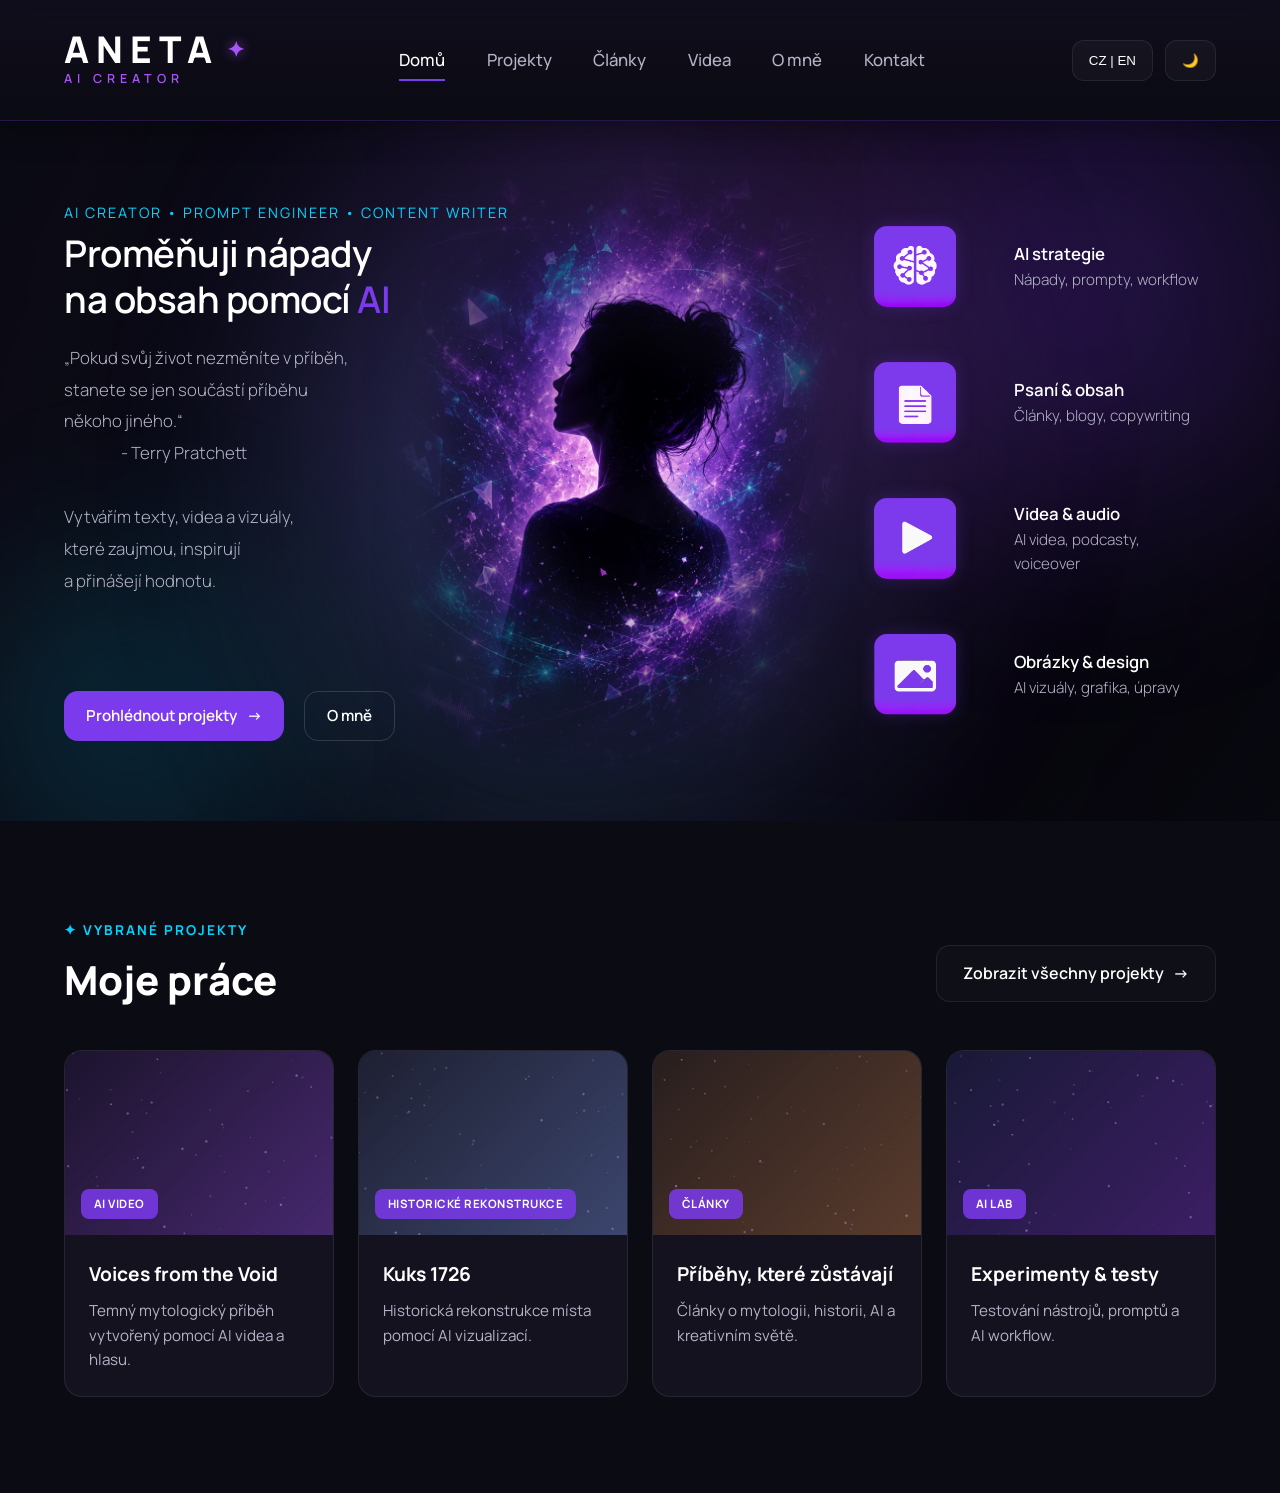
<file: index.html>
<!DOCTYPE html>
<html lang="cs">

<head>

    <!-- =========================
         ZÁKLADNÍ NASTAVENÍ
    ========================= -->

    <meta charset="UTF-8">
    <meta name="viewport" content="width=device-width, initial-scale=1.0">

    <title>Aneta Lorencová | AI Creator</title>

    <meta name="description"
        content="Portfolio Anety Lorencové – AI Creator, storyteller a tvůrkyně digitálního obsahu.">

    <meta name="author" content="Aneta Lorencová">

    <!-- =========================
         GOOGLE FONTS
    ========================= -->

    <link rel="preconnect" href="https://fonts.googleapis.com">

    <link rel="preconnect"
        href="https://fonts.gstatic.com"
        crossorigin>

    <link href="https://fonts.googleapis.com/css2?family=Manrope:wght@200..800&display=swap"
        rel="stylesheet">

    <!-- =========================
         STYLY
    ========================= -->

    <link rel="stylesheet" href="css/style.css">

</head>

<body>

    <!-- =========================
         HEADER
    ========================= -->

    <header class="header">

        <div class="container">

            <!-- Logo (název + malý podnadpis "AI CREATOR") -->

            <a href="#" class="logo">

                <span class="logo-name">
                    ANETA
                    <span class="logo-star">✦</span>
                </span>

                <span class="logo-sub">AI CREATOR</span>

            </a>

            <!-- Navigace -->

            <nav class="navigation">

                <a href="index.html" class="active">Domů</a>
                <a href="projekty.html">Projekty</a>
                <a href="clanky.html">Články</a>
                <a href="videa.html">Videa</a>
                <a href="o-mne.html">O mně</a>
                <a href="contact.html">Kontakt</a>

            </nav>

            <!-- Pravá část headeru -->

            <div class="header-right">

                <button class="language-button">
                    CZ | EN
                </button>

                <button
                    class="theme-button"
                    aria-label="Přepnout barevný režim">

                    🌙

                </button>

                <!-- Ikona menu – viditelná JEN na mobilu (řeší mobile.css) -->
                <button class="menu-button" aria-label="Menu">
                    <img src="images/icons/menu.png" alt="Menu">
                </button>

            </div>

        </div>

    </header>

    <!-- =========================
         HLAVNÍ OBSAH
    ========================= -->

    <main>

        <!--======================================================
            HERO
        =======================================================-->

        <section class="hero">

            <div class="container hero-container">

                <!--======================================================
                    LEVÁ ČÁST
                =======================================================-->

                <div class="hero-content">

                    <span class="hero-tag">
                        AI CREATOR • PROMPT ENGINEER • CONTENT WRITER
                    </span>

                    <h1>
                        Proměňuji nápady
                        <br>
                        na obsah pomocí <span>AI</span>
                    </h1>

                    <p>
    „Pokud svůj život nezměníte v příběh,<br>
     stanete se jen součástí příběhu<br> někoho jiného.“<br>
    &nbsp;&nbsp;&nbsp;&nbsp;&nbsp;&nbsp;&nbsp;&nbsp;&nbsp;&nbsp;&nbsp;&nbsp;&nbsp;&nbsp;&nbsp;&nbsp;&nbsp;&nbsp;&nbsp;- Terry Pratchett<br><br>
    
                        Vytvářím texty, videa a vizuály,<br>
    které zaujmou, inspirují<br>
    a přinášejí hodnotu.
</p>

                    <div class="hero-buttons">

                        <a href="#" class="btn btn-primary">
                            Prohlédnout projekty
                            <span class="btn-arrow">→</span>
                        </a>

                        <a href="o-mne.html" class="btn btn-secondary">
                            O mně
                        </a>

                    </div>

                </div>

                <!--======================================================
                    STŘED
                =======================================================-->

                <div class="hero-center"></div>
                <div class="hero-visual">

                    <!--==================================================
                        HERO MÉDIUM (video / obrázek)
                        --------------------------------------------------
                        Uprostřed běží KLIDOVÉ video ve smyčce.
                        Při najetí myší se plynule prolne na video
                        s gestem "pssst" (prst u úst), které se přehraje.

                        JAK VYMĚNIT VIDEA:
                        Nahraj své soubory do images/hero/ a pojmenuj je:
                          - hero-idle.mp4   = klidová smyčka
                          - hero-shush.mp4  = gesto "pssst"
                        (nebo změň src níže na své názvy)

                        Fallback: kdyby video chybělo, ukáže se
                        obrázek hero-silueta.png, aby se web nerozbil.
                    ===================================================-->

                    <div class="hero-image" id="heroMedia">

                        <!-- KLIDOVÉ video (běží ve smyčce, tiché) -->
                        <video
                            class="hero-video hero-video-idle"
                            autoplay muted loop playsinline
                            poster="images/hero/hero-silueta.png">
                            <source src="images/hero/hero-idle.mp4" type="video/mp4">
                        </video>

                        <!-- "PSSST" video (běží skrytě ve smyčce,
                             při najetí se jen odkryje) -->
                        <video
                            class="hero-video hero-video-shush"
                            autoplay muted loop playsinline
                            poster="images/hero/hero-silueta.png">
                            <source src="images/hero/hero-shush.mp4" type="video/mp4">
                        </video>

                    </div>


                </div>

                <!--======================================================
                    PRAVÁ ČÁST
                =======================================================-->

                <div class="hero-services">

                    <article class="service-card">

                        <div class="service-icon-wrap">
<img
                            src="images/icons/AI brain.png"
                            alt="AI strategie"
                            class="service-icon">
</div>

                        <h3>AI strategie</h3>

                        <p>
                            Nápady, prompty, workflow
                        </p>

                    </article>

                    <article class="service-card">

                        <div class="service-icon-wrap">
<img
                            src="images/icons/text.png"
                            alt="Psaní a obsah"
                            class="service-icon">
</div>

                        <h3>Psaní &amp; obsah</h3>

                        <p>
                            Články, blogy, copywriting
                        </p>

                    </article>

                    <article class="service-card">

                        <div class="service-icon-wrap">
<img
                            src="images/icons/video.png"
                            alt="Videa a audio"
                            class="service-icon">
</div>

                        <h3>Videa &amp; audio</h3>

                        <p>
                            AI videa, podcasty, voiceover
                        </p>

                    </article>

                    <article class="service-card">

                        <div class="service-icon-wrap">
<img
                            src="images/icons/image.png"
                            alt="Obrázky a design"
                            class="service-icon">
</div>

                        <h3>Obrázky &amp; design</h3>

                        <p>
                            AI vizuály, grafika, úpravy
                        </p>

                    </article>

                </div>

            </div>

        </section>

        <!--======================================================
            SEKCE: MOJE PRÁCE (vybrané projekty)
            ------------------------------------------------------
            Struktura:
              <section class="work">            = celá sekce
                <div class="container">         = zarovnání na střed
                  <div class="work-head">       = horní řádek (nadpis + tlačítko)
                  <div class="work-grid">       = mřížka 4 karet
                    <article class="work-card"> = jedna karta projektu
        =======================================================-->

        <section class="work">

            <div class="container">

                <!--==================================================
                    HORNÍ ŘÁDEK SEKCE
                    Vlevo: malý nadpis + velký nadpis
                    Vpravo: tlačítko "Zobrazit všechny projekty"
                ===================================================-->

                <div class="work-head">

                    <div class="work-head-text">

                        <!-- malý fialový/modrý nápis nad nadpisem -->
                        <span class="section-label">✦ Vybrané projekty</span>

                        <!-- velký nadpis sekce -->
                        <h2 class="section-title">Moje práce</h2>

                    </div>

                    <!-- tlačítko vpravo se šipkou -->
                    <a href="#" class="btn-ghost">
                        Zobrazit všechny projekty
                        <span class="btn-arrow">→</span>
                    </a>

                </div>

                <!--==================================================
                    MŘÍŽKA PROJEKTŮ
                    Obsahuje 4 karty. Každá karta = jeden projekt.
                    Chceš přidat/ubrat projekt? Zkopíruj/smaž celý
                    blok <article class="work-card"> ... </article>.
                ===================================================-->

                <div class="work-grid">

                    <!-- KARTA 1 -->
                    <article class="work-card">

                        <!-- obrázek projektu -->
                        <div class="work-card-image">
                            <img src="images/projects/voices.jpg"
                                 alt="Voices from the Void">
                            <!-- štítek (kategorie) v rohu obrázku -->
                            <span class="work-tag">AI Video</span>
                        </div>

                        <!-- textová část karty -->
                        <div class="work-card-body">
                            <h3>Voices from the Void</h3>
                            <p>
                                Temný mytologický příběh vytvořený
                                pomocí AI videa a hlasu.
                            </p>
                        </div>

                    </article>

                    <!-- KARTA 2 -->
                    <article class="work-card">

                        <div class="work-card-image">
                            <img src="images/projects/kuks.jpg"
                                 alt="Kuks 1726">
                            <span class="work-tag">Historické rekonstrukce</span>
                        </div>

                        <div class="work-card-body">
                            <h3>Kuks 1726</h3>
                            <p>
                                Historická rekonstrukce místa pomocí
                                AI vizualizací.
                            </p>
                        </div>

                    </article>

                    <!-- KARTA 3 -->
                    <article class="work-card">

                        <div class="work-card-image">
                            <img src="images/projects/stories.jpg"
                                 alt="Příběhy, které zůstávají">
                            <span class="work-tag">Články</span>
                        </div>

                        <div class="work-card-body">
                            <h3>Příběhy, které zůstávají</h3>
                            <p>
                                Články o mytologii, historii, AI
                                a kreativním světě.
                            </p>
                        </div>

                    </article>

                    <!-- KARTA 4 -->
                    <article class="work-card">

                        <div class="work-card-image">
                            <img src="images/projects/experiments.jpg"
                                 alt="Experimenty &amp; testy">
                            <span class="work-tag">AI Lab</span>
                        </div>

                        <div class="work-card-body">
                            <h3>Experimenty &amp; testy</h3>
                            <p>
                                Testování nástrojů, promptů
                                a AI workflow.
                            </p>
                        </div>

                    </article>

                </div>

            </div>

        </section>

    </main>

    <!-- =========================
         JAVASCRIPT
    ========================= -->

    <script src="js/script.js"></script>

</body>

</html>
</file>
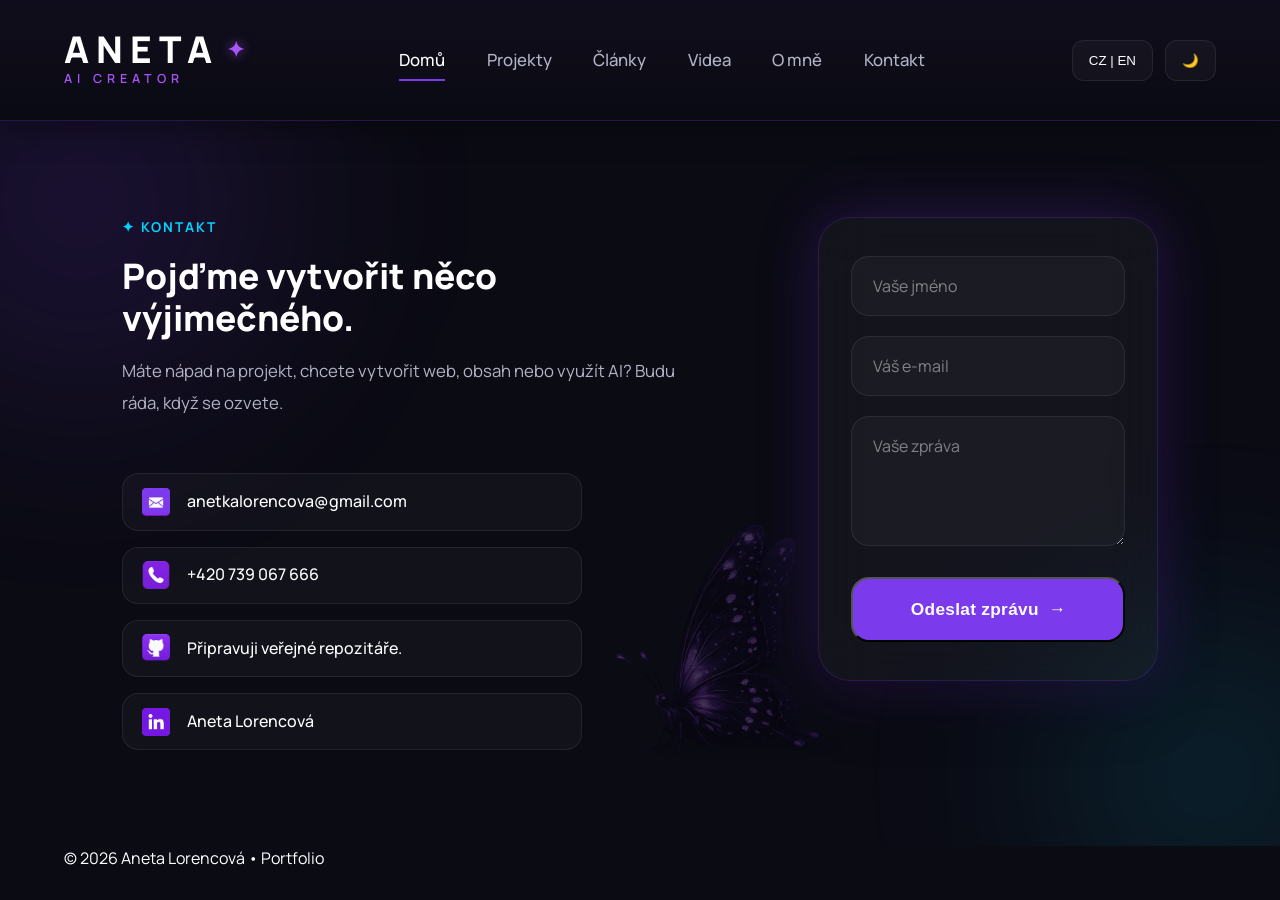
<file: contact.html>
<!DOCTYPE html>
<html lang="cs">

<head>

    <!-- =====================================
         ZÁKLADNÍ NASTAVENÍ STRÁNKY
    ====================================== -->

    <meta charset="UTF-8">
    <meta name="viewport" content="width=device-width, initial-scale=1.0">

    <title>Kontakt | Aneta Lorencová</title>

    <!-- =====================================
         CSS
    ====================================== -->

<!-- =========================
         GOOGLE FONTS
    ========================= -->

    <link rel="preconnect" href="https://fonts.googleapis.com">

    <link rel="preconnect"
        href="https://fonts.gstatic.com"
        crossorigin>

    <link href="https://fonts.googleapis.com/css2?family=Manrope:wght@200..800&display=swap"
        rel="stylesheet">

    <link rel="stylesheet" href="css/style.css">

</head>

<body>

<!-- =========================
         HEADER
    ========================= -->

    <header class="header">

        <div class="container">

            <!-- Logo (název + malý podnadpis "AI CREATOR") -->

            <a href="index.html" class="logo">

                <span class="logo-name">
                    ANETA
                    <span class="logo-star">✦</span>
                </span>

                <span class="logo-sub">AI CREATOR</span>

            </a>

            <!-- Navigace -->

            <nav class="navigation">

                <a href="index.html" class="active">Domů</a>
                <a href="projekty.html">Projekty</a>
                <a href="clanky.html">Články</a>
                <a href="videa.html">Videa</a>
                <a href="o-mne.html">O mně</a>
                <a href="contact.html">Kontakt</a>

            </nav>

            <!-- Pravá část headeru -->

            <div class="header-right">

                <button class="language-button">
                    CZ | EN
                </button>

                <button
                    class="theme-button"
                    aria-label="Přepnout barevný režim">

                    🌙

                </button>

                <!-- Ikona menu – viditelná JEN na mobilu (řeší mobile.css) -->
                <button class="menu-button" aria-label="Menu">
                    <img src="images/icons/menu.png" alt="Menu">
                </button>

            </div>

        </div>

    </header>

<!-- =====================================
     HLAVNÍ OBSAH
====================================== -->

<main>

    <section class="contact">

    <div class="container">

        <div class="container">

            <div class="contact-container">

                <!-- LEVÁ ČÁST -->

                <div class="contact-content">

                    <span class="section-label">✦ Kontakt</span>

                    <h2 class="section-title">
                        Pojďme vytvořit něco výjimečného.
                    </h2>

                    <p>
                        Máte nápad na projekt, chcete vytvořit web,
                        obsah nebo využít AI?
                        Budu ráda, když se ozvete.
                    </p>

<img src="images/contact/butterfly.png" alt="" class="butterfly">

                    <div class="contact-info">

    <a href="mailto:info@anetalorencova.cz" class="contact-item">
        <img src="images/icons/contact.png" alt="E-mail">
        <div class="contact-text">
            <strong>anetkalorencova@gmail.com</strong>
        </div>
    </a>

    <a href="tel:+420123456789" class="contact-item">
        <img src="images/icons/phone.png" alt="Telefon">
        <div class="contact-text">
            <strong>+420 739 067 666</strong>
        </div>
    </a>

    <a href="" target="_blank" rel="noopener" class="contact-item">
        <img src="images/icons/github.png" alt="GitHub">
        <div class="contact-text">
            <strong>Připravuji veřejné repozitáře.</strong>
        </div>
    </a>

    <a href="https://www.linkedin.com/in/aneta-lorencov%C3%A1-1a93b7387/" target="_blank" rel="noopener" class="contact-item">
        <img src="images/icons/linkedin.png" alt="LinkedIn">
        <div class="contact-text">
            <strong>Aneta Lorencová</strong>
        </div>
    </a>

</div>

                </div>

                <!-- FORMULÁŘ -->

                <div class="contact-form">

                    <form>

                        <input type="text" placeholder="Vaše jméno" required>

                        <input type="email" placeholder="Váš e-mail" required>

                        <textarea placeholder="Vaše zpráva" required></textarea>

                        <button type="submit" class="btn btn-primary">
                            Odeslat zprávu
                            <span>→</span>
                        </button>

                    </form>

                </div>

            </div>

        </div>

    </section>

</main>
<!-- =====================================
     FOOTER
====================================== -->

<footer class="footer">

    <div class="container">

        <p>
            © 2026 Aneta Lorencová • Portfolio
        </p>

    </div>

</footer>

</body>

</html>
</file>
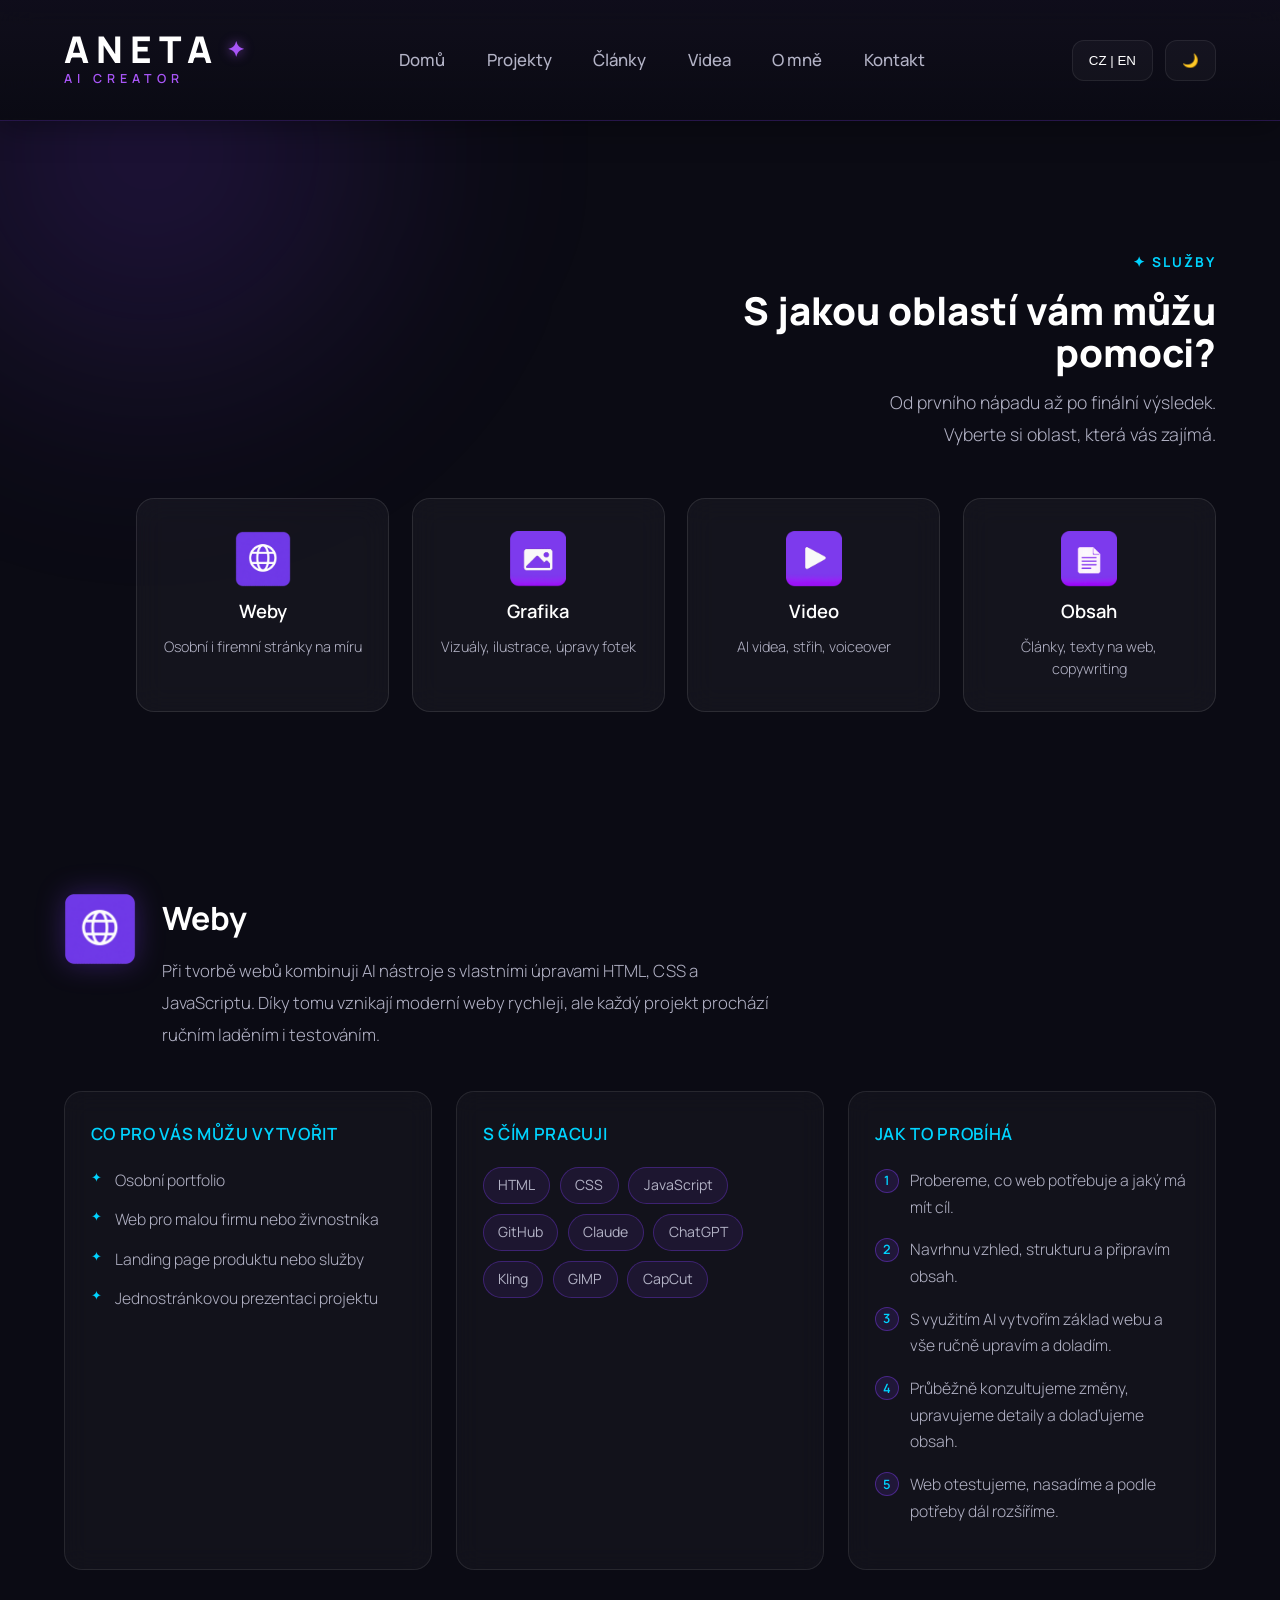
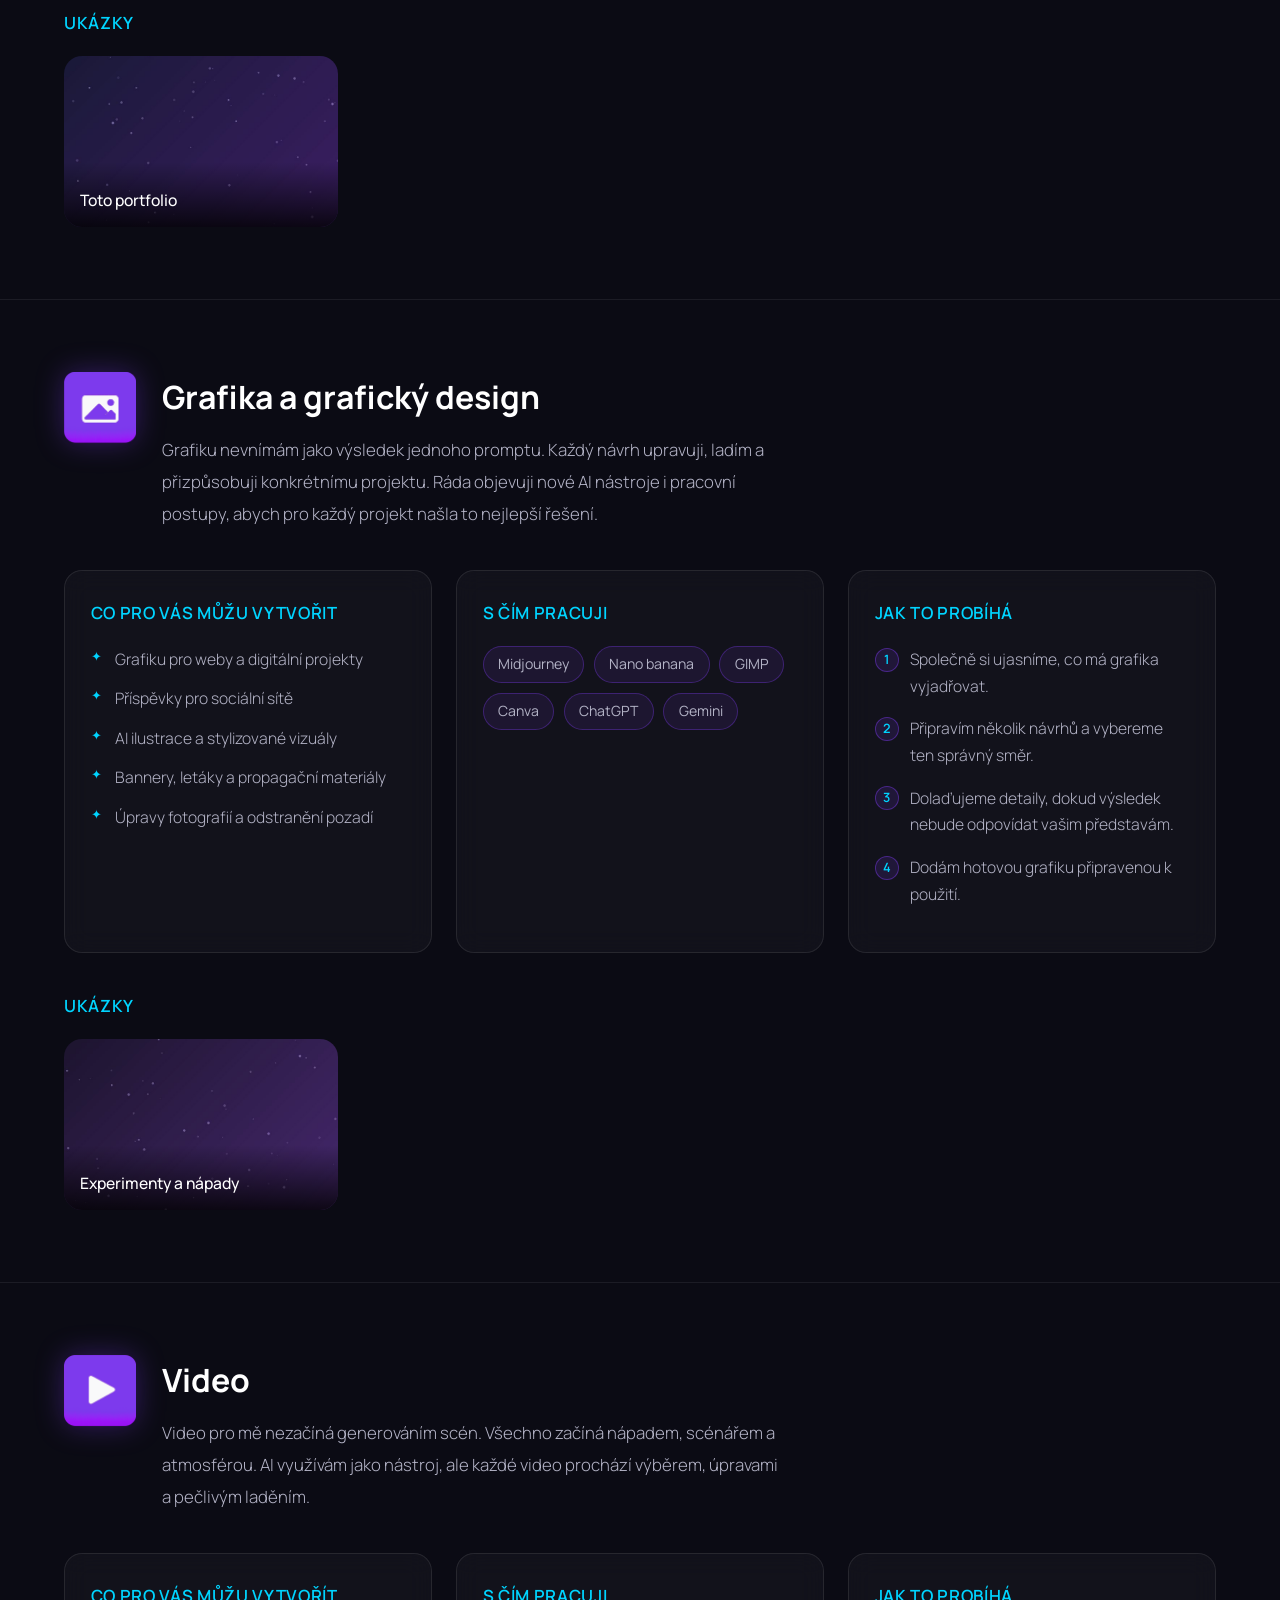
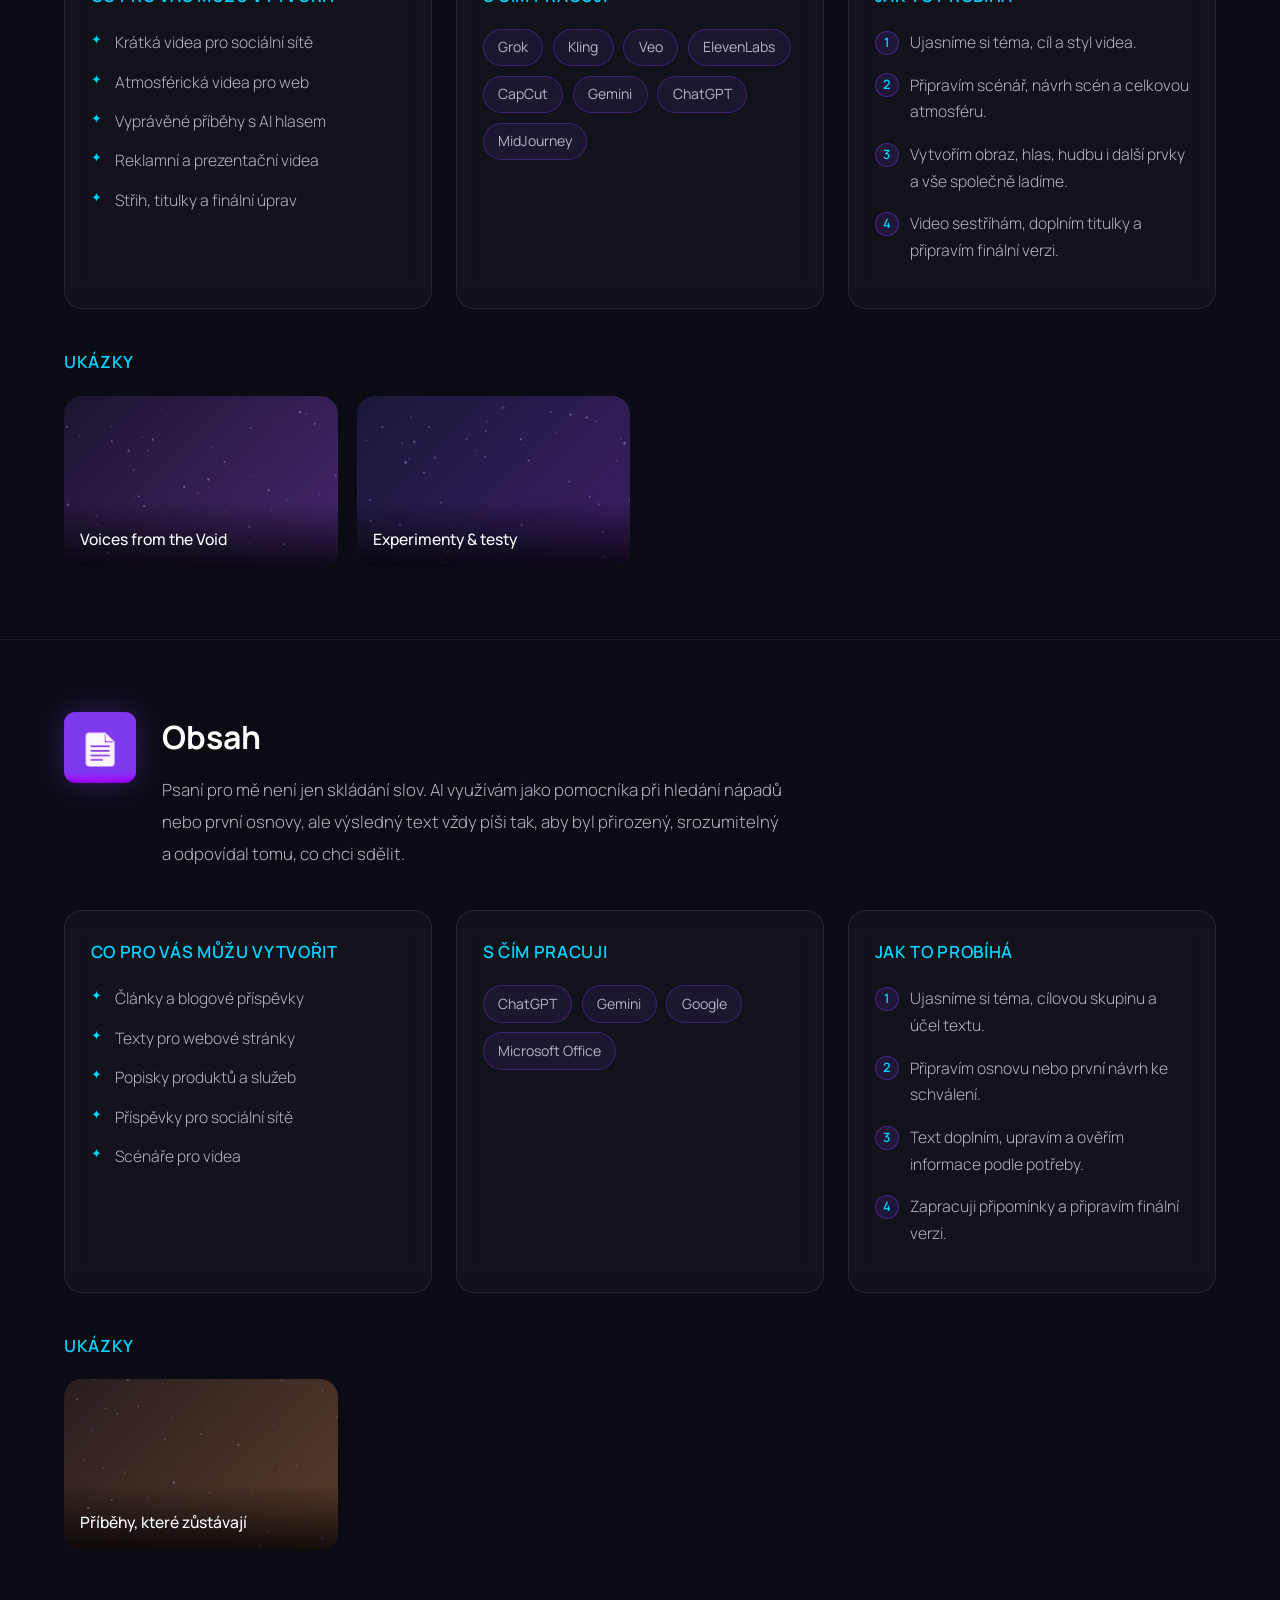
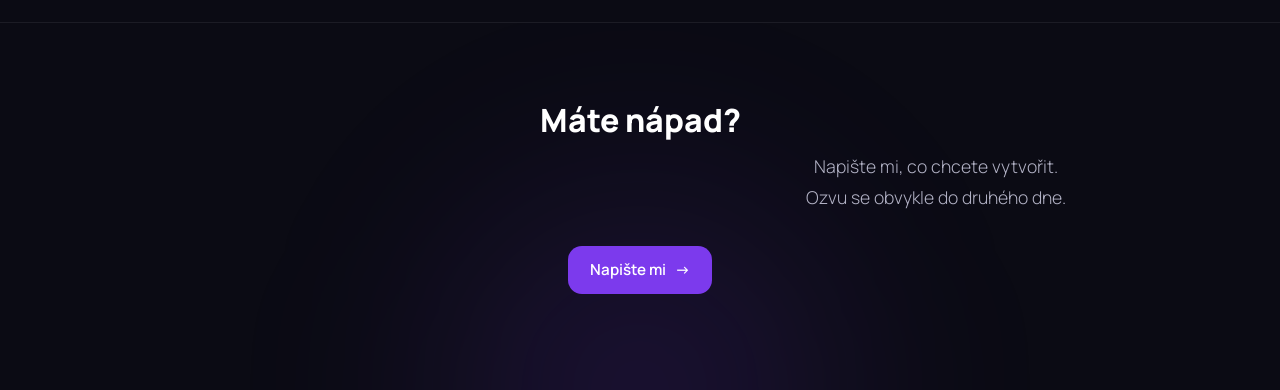
<file: sluzby.html>
<!DOCTYPE html>
<html lang="cs">

<head>

    <!-- =========================
         ZÁKLADNÍ NASTAVENÍ
    ========================= -->

    <meta charset="UTF-8">
    <meta name="viewport" content="width=device-width, initial-scale=1.0">

    <title>Služby | Aneta Lorencová</title>

    <meta name="description"
        content="Služby – weby, grafika, video, obsah a AI řešení. Aneta Lorencová, AI Creator.">

    <meta name="author" content="Aneta Lorencová">

    <!-- =========================
         GOOGLE FONTS
    ========================= -->

    <link rel="preconnect" href="https://fonts.googleapis.com">

    <link rel="preconnect"
        href="https://fonts.gstatic.com"
        crossorigin>

    <link href="https://fonts.googleapis.com/css2?family=Manrope:wght@200..800&display=swap"
        rel="stylesheet">

    <!-- =========================
         STYLY
    ========================= -->

    <link rel="stylesheet" href="css/style.css">

</head>

<body>

    <!-- =========================
         HEADER
         (stejný jako všude, "O mně" tu není aktivní –
          Služby zatím nemají vlastní položku v menu)
    ========================= -->

    <header class="header">

        <div class="container">

            <!-- Logo – vede zpět na hlavní stránku -->

            <a href="index.html" class="logo">

                <span class="logo-name">
                    ANETA
                    <span class="logo-star">✦</span>
                </span>

                <span class="logo-sub">AI CREATOR</span>

            </a>

            <!-- Navigace -->

            <nav class="navigation">

                <a href="index.html">Domů</a>
                <a href="projekty.html">Projekty</a>
                <a href="clanky.html">Články</a>
                <a href="videa.html">Videa</a>
                <a href="o-mne.html">O mně</a>
                <a href="contact.html">Kontakt</a>

            </nav>

            <!-- Pravá část headeru -->

            <div class="header-right">

                <button class="language-button">
                    CZ | EN
                </button>

                <button
                    class="theme-button"
                    aria-label="Přepnout barevný režim">

                    🌙

                </button>

                <!-- Ikona menu – viditelná JEN na mobilu (řeší mobile.css) -->
                <button class="menu-button" aria-label="Menu">
                    <img src="images/icons/menu.png" alt="Menu">
                </button>

            </div>

        </div>

    </header>

    <!-- =========================
         HLAVNÍ OBSAH
    ========================= -->

    <main>

        <!--======================================================
            ÚVOD STRÁNKY
            ------------------------------------------------------
            Krátký nadpis + věta. Pod tím "rychlé odkazy" –
            skleněné karty, které skočí na konkrétní sekci níže.

            JAK PŘIDAT SLUŽBU:
            1) přidej kartu do .services-nav
            2) přidej celý blok <section class="service"> níže
            3) id musí souhlasit s href (#weby → id="weby")
        =======================================================-->

        <section class="services-intro">

            <!-- POZADÍ – video s motýlem -->

            <div class="services-bg-wrap">
                <video class="services-bg" autoplay muted loop playsinline>
                    <source src="images/services/hand-butterflay.mp4" type="video/mp4">
                </video>
            </div>

            <!-- TEXT -->

            <div class="container">

                <div class="services-intro-text">

                    <span class="section-label">✦ Služby</span>

                    <h1 class="section-title">S jakou oblastí vám můžu pomoci?</h1>

                    <p class="services-lead">
                        Od prvního nápadu až po finální výsledek.
                        <br>
                        Vyberte si oblast, která vás zajímá.
                    </p>

                </div>

                <!-- KARTY – uvnitř containeru, hýbou se se stránkou -->

                <nav class="services-nav" aria-label="Přehled služeb">

                    <a href="#weby" class="service-chip">
                        <img src="images/icons/web.png" alt="">
                        <span class="chip-title">Weby</span>
                        <span class="chip-text">Osobní i firemní stránky na míru</span>
                    </a>

                    <a href="#grafika" class="service-chip">
                        <img src="images/icons/image.png" alt="">
                        <span class="chip-title">Grafika</span>
                        <span class="chip-text">Vizuály, ilustrace, úpravy fotek</span>
                    </a>

                    <a href="#video" class="service-chip">
                        <img src="images/icons/video.png" alt="">
                        <span class="chip-title">Video</span>
                        <span class="chip-text">AI videa, střih, voiceover</span>
                    </a>

                    <a href="#obsah" class="service-chip">
                        <img src="images/icons/text.png" alt="">
                        <span class="chip-title">Obsah</span>
                        <span class="chip-text">Články, texty na web, copywriting</span>
                    </a>

                </nav>

            </div>

        </section>

        <!--======================================================
            SEKCE: WEBY
            ------------------------------------------------------
            Každá sekce má stejnou kostru:
              .service-header  = ikona + nadpis + popis
              .service-grid    = 3 skleněné panely
                                 (co vytvořím / nástroje / průběh)
              .service-samples = ukázky projektů
        =======================================================-->

        <section class="service" id="weby">

            <div class="container">

                <div class="service-header">

                    <img src="images/icons/web.png" alt="" class="service-header-icon">

                    <div>
                        <h2 class="service-title">Weby</h2>
                        <p class="service-desc">
                            Při tvorbě webů kombinuji AI nástroje s vlastními 
                            úpravami HTML, CSS a JavaScriptu. 
                            Díky tomu vznikají moderní weby rychleji, 
                            ale každý projekt prochází ručním laděním i testováním.
                        </p>
                    </div>

                </div>

                <div class="service-grid">

                    <!-- PANEL 1 – co vytvořím -->
                    <article class="service-panel">

                        <h3>Co pro vás můžu vytvořit</h3>

                        <ul class="panel-list">
                            <li>Osobní portfolio</li>
                            <li>Web pro malou firmu nebo živnostníka</li>
                            <li>Landing page produktu nebo služby</li>
                            <li>Jednostránkovou prezentaci projektu</li>
                        </ul>

                    </article>

                    <!-- PANEL 2 – nástroje -->
                    <article class="service-panel">

                        <h3>S čím pracuji</h3>

                        <ul class="panel-tags">
                            <li>HTML</li>
                            <li>CSS</li>
                            <li>JavaScript</li>
                            <li>GitHub</li>
                            <li>Claude</li>
                            <li>ChatGPT</li>
                            <li>Kling</li>
                            <li>GIMP</li>
                            <li>CapCut</li>
                        </ul>

                    </article>

                    <!-- PANEL 3 – průběh spolupráce -->
                    <article class="service-panel">

                        <h3>Jak to probíhá</h3>

                        <ol class="panel-steps">
                            <li>Probereme, co web potřebuje a jaký má mít cíl.</li>
                            <li>Navrhnu vzhled, strukturu a připravím obsah.</li>
                            <li>S využitím AI vytvořím základ webu a vše ručně upravím a doladím.</li>
                            <li>Průběžně konzultujeme změny, upravujeme detaily a dolaďujeme obsah.</li>
                            <li>Web otestujeme, nasadíme a podle potřeby dál rozšíříme.</li>
                        </ol>

                    </article>

                </div>

                <!--==================================================
                    UKÁZKY PROJEKTŮ
                    Obrázky doplň do images/projects/.
                    Kartu přidáš zkopírováním celého <a>.
                ===================================================-->

                <div class="service-samples">

                    <h3 class="samples-title">Ukázky</h3>

                    <div class="samples-grid">

                        <a href="projekty.html" class="sample-card">
                            <img src="images/projects/experiments.jpg" alt="">
                            <span class="sample-name">Toto portfolio</span>
                        </a>

                    </div>

                </div>

            </div>

        </section>

        <!--======================================================
            SEKCE: GRAFIKA
        =======================================================-->

        <section class="service" id="grafika">

            <div class="container">

                <div class="service-header">

                    <img src="images/icons/image.png" alt="" class="service-header-icon">

                    <div>
                        <h2 class="service-title">Grafika a grafický design</h2>
                        <p class="service-desc">
                            Grafiku nevnímám jako výsledek jednoho promptu. 
                            Každý návrh upravuji, ladím a přizpůsobuji konkrétnímu 
                            projektu. Ráda objevuji nové AI nástroje i pracovní 
                            postupy, abych pro každý projekt našla to nejlepší řešení.
                        </p>
                    </div>

                </div>

                <div class="service-grid">

                    <article class="service-panel">

                        <h3>Co pro vás můžu vytvořit</h3>

                        <ul class="panel-list">
                            <li>Grafiku pro weby a digitální projekty</li>
                            <li>Příspěvky pro sociální sítě</li>
                            <li>AI ilustrace a stylizované vizuály</li>
                            <li>Bannery, letáky a propagační materiály</li>
                            <li>Úpravy fotografií a odstranění pozadí</li>
                        </ul>

                    </article>

                    <article class="service-panel">

                        <h3>S čím pracuji</h3>

                        <ul class="panel-tags">
                            <li>Midjourney</li>
                            <li>Nano banana</li>
                            <li>GIMP</li>
                            <li>Canva</li>
                            <li>ChatGPT</li>
                            <li>Gemini</li>
                        </ul>

                    </article>

                    <article class="service-panel">

                        <h3>Jak to probíhá</h3>

                        <ol class="panel-steps">
                            <li>Společně si ujasníme, co má grafika vyjadřovat.</li>
                            <li>Připravím několik návrhů a vybereme ten správný směr.</li>
                            <li>Dolaďujeme detaily, dokud výsledek nebude odpovídat vašim představám.</li>
                            <li>Dodám hotovou grafiku připravenou k použití.</li>
                        </ol>

                    </article>

                </div>

                <div class="service-samples">

                    <h3 class="samples-title">Ukázky</h3>

                    <div class="samples-grid">

                        <a href="projekty.html" class="sample-card">
                            <img src="images/projects/voices.jpg" alt="">
                            <span class="sample-name">Experimenty a nápady </span>
                        </a>

                    </div>

                </div>

            </div>

        </section>

        <!--======================================================
            SEKCE: VIDEO
        =======================================================-->

        <section class="service" id="video">

            <div class="container">

                <div class="service-header">

                    <img src="images/icons/video.png" alt="" class="service-header-icon">

                    <div>
                        <h2 class="service-title">Video</h2>
                        <p class="service-desc">
                            Video pro mě nezačíná generováním scén. Všechno začíná 
                            nápadem, scénářem a atmosférou. AI využívám jako nástroj,
                             ale každé video prochází výběrem, úpravami a pečlivým 
                             laděním.
                        </p>
                    </div>

                </div>

                <div class="service-grid">

                    <article class="service-panel">

                        <h3>Co pro vás můžu vytvořít</h3>

                        <ul class="panel-list">
                            <li>Krátká videa pro sociální sítě</li>
                            <li>Atmosférická videa pro web</li>
                            <li>Vyprávěné příběhy s AI hlasem</li>
                            <li>Reklamní a prezentační videa</li>
                            <li>Střih, titulky a finální úprav</li>
                        </ul>

                    </article>

                    <article class="service-panel">

                        <h3>S čím pracuji</h3>

                        <ul class="panel-tags">
                            <li>Grok</li>
                            <li>Kling</li>
                            <li>Veo</li>
                            <li>ElevenLabs</li>
                            <li>CapCut</li>
                            <li>Gemini</li>
                            <li>ChatGPT</li>
                            <li>MidJourney</li>
                        </ul>

                    </article>

                    <article class="service-panel">

                        <h3>Jak to probíhá</h3>

                        <ol class="panel-steps">
                            <li>Ujasníme si téma, cíl a styl videa.</li>
                            <li>Připravím scénář, návrh scén a celkovou atmosféru.</li>
                            <li>Vytvořím obraz, hlas, hudbu i další prvky a vše společně ladíme.</li>
                            <li>Video sestříhám, doplním titulky a připravím finální verzi.</li>
                        </ol>

                    </article>

                </div>

                <div class="service-samples">

                    <h3 class="samples-title">Ukázky</h3>

                    <div class="samples-grid">

                        <a href="videa.html" class="sample-card">
                            <img src="images/projects/voices.jpg" alt="">
                            <span class="sample-name">Voices from the Void</span>
                        </a>

                        <a href="videa.html" class="sample-card">
                            <img src="images/projects/experiments.jpg" alt="">
                            <span class="sample-name">Experimenty &amp; testy</span>
                        </a>

                    </div>

                </div>

            </div>

        </section>

        <!--======================================================
            SEKCE: OBSAH
        =======================================================-->

        <section class="service" id="obsah">

            <div class="container">

                <div class="service-header">

                    <img src="images/icons/text.png" alt="" class="service-header-icon">

                    <div>
                        <h2 class="service-title">Obsah</h2>
                        <p class="service-desc">
                            Psaní pro mě není jen skládání slov. AI využívám 
                            jako pomocníka při hledání nápadů nebo první osnovy, 
                            ale výsledný text vždy píši tak, aby byl přirozený, 
                            srozumitelný a odpovídal tomu, co chci sdělit.
                        </p>
                    </div>

                </div>

                <div class="service-grid">

                    <article class="service-panel">

                        <h3>Co pro vás můžu vytvořit</h3>

                        <ul class="panel-list">
                            <li>Články a blogové příspěvky</li>
                            <li>Texty pro webové stránky</li>
                            <li>Popisky produktů a služeb</li>
                            <li>Příspěvky pro sociální sítě</li>
                            <li>Scénáře pro videa</li>
                        </ul>

                    </article>

                    <article class="service-panel">

                        <h3>S čím pracuji</h3>

                        <ul class="panel-tags">
                            <li>ChatGPT</li>
                            <li>Gemini</li>
                            <li>Google</li>
                            <li>Microsoft Office</li>
                        </ul>

                    </article>

                    <article class="service-panel">

                        <h3>Jak to probíhá</h3>

                        <ol class="panel-steps">
                            <li>Ujasníme si téma, cílovou skupinu a účel textu.</li>
                            <li>Připravím osnovu nebo první návrh ke schválení.</li>
                            <li>Text doplním, upravím a ověřím informace podle potřeby.</li>
                            <li>Zapracuji připomínky a připravím finální verzi.</li>
                        </ol>

                    </article>

                </div>

                <div class="service-samples">

                    <h3 class="samples-title">Ukázky</h3>

                    <div class="samples-grid">

                        <a href="clanky.html" class="sample-card">
                            <img src="images/projects/stories.jpg" alt="">
                            <span class="sample-name">Příběhy, které zůstávají</span>
                        </a>

                    </div>

                </div>

            </div>

        </section>

        <!--======================================================
            ZÁVĚREČNÁ VÝZVA
        =======================================================-->

        <section class="services-cta">

            <div class="container">

                <h2 class="section-title">Máte nápad?</h2>

                <p class="services-lead">
                    Napište mi, co chcete vytvořit.
                    <br>
                    Ozvu se obvykle do druhého dne.
                </p>

                <a href="contact.html" class="btn btn-primary">
                    Napište mi
                    <span class="btn-arrow">→</span>
                </a>

            </div>

        </section>

    </main>

    <!-- =========================
         JAVASCRIPT
    ========================= -->

    <script src="js/script.js"></script>

</body>

</html>
</file>
<file: css/style.css>
/*========================================================
  PORTFOLIO ANETY LORENCOVÉ
  Verze: 0.2.1
========================================================*/

/*========================================================
  BASE
========================================================*/

@import url("./base/reset.css");
@import url("./base/variables.css");
@import url("./base/base.css");

/*========================================================
  LAYOUT
========================================================*/

@import url("./layout/container.css");
@import url("./layout/header.css");

/*========================================================
  COMPONENTS
========================================================*/

@import url("./components/button.css");
@import url("./components/section-title.css");

/*========================================================
  SECTIONS
========================================================*/

@import url("./sections/hero.css");
@import url("./sections/work.css");
@import url("./sections/about.css");
@import url("./sections/contact.css");
@import url("./sections/services.css");


/*========================================================
  RESPONSIVE
========================================================*/

@import url("./responsive/tablet.css");
@import url("./responsive/mobile.css");
</file>
